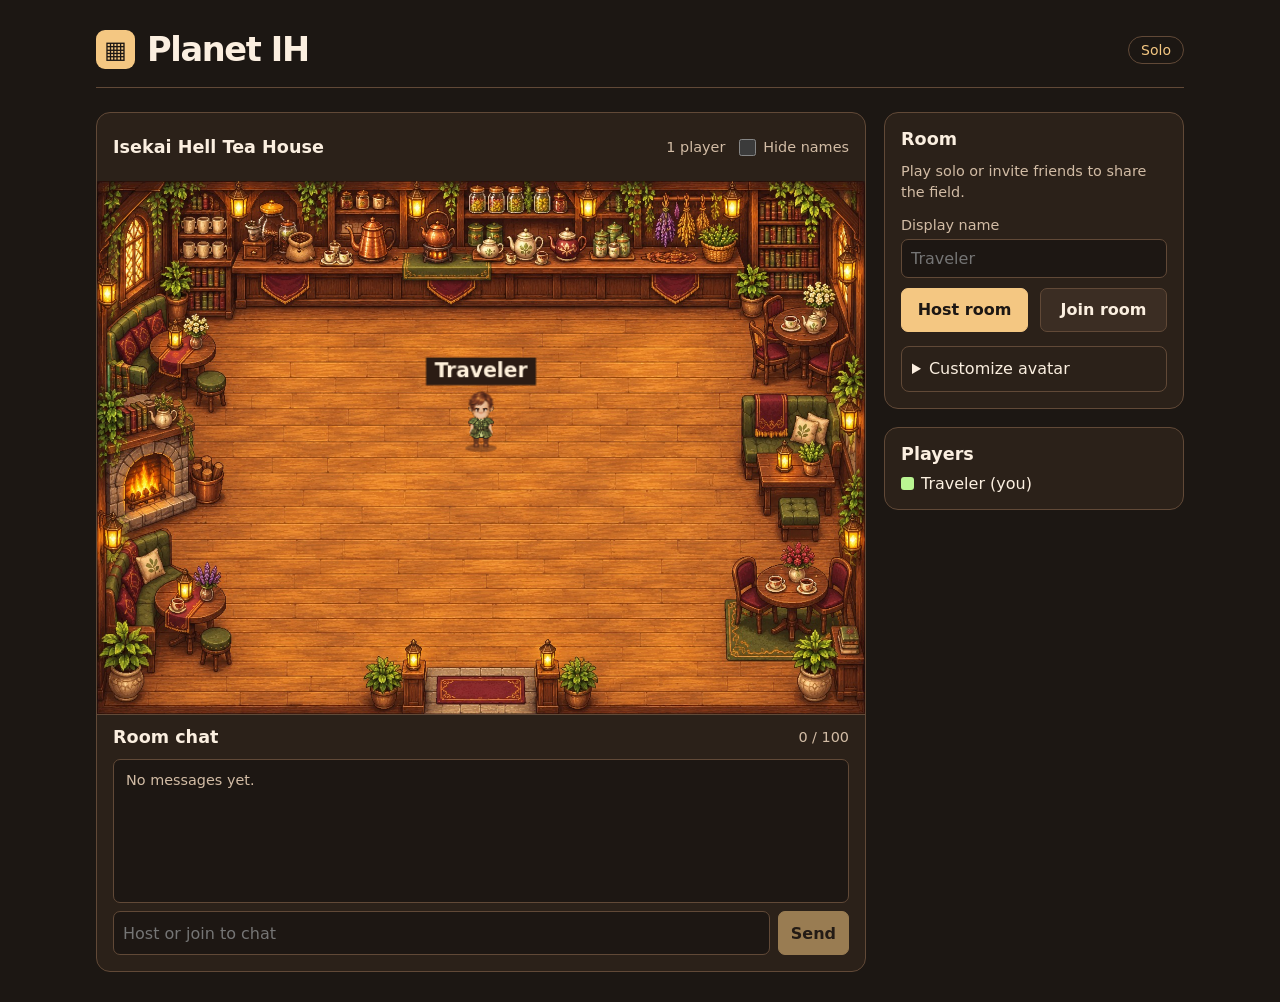
<file: index.html>
<!doctype html>
<html lang="en">
<head>
  <meta charset="utf-8">
  <meta name="viewport" content="width=device-width, initial-scale=1">
  <meta name="theme-color" content="#1c1713">
  <meta name="description" content="Meet friends in the Isekai Hell tea house.">
  <title>Planet IH</title>
  <link rel="preload" href="./assets/avatar-atlas.png?v=14" as="image">
  <link rel="stylesheet" href="./style.css?v=10">
  <script type="module" src="./game.js?v=16"></script>
</head>
<body>
  <main>
    <header class="masthead">
      <div class="brand"><span class="mark" aria-hidden="true">▦</span><h1>Planet IH</h1></div>
      <p id="mode" class="pill">Solo</p>
    </header>
    <div class="layout">
      <section class="panel room-panel" aria-labelledby="room-title">
        <h2 id="room-title">Room</h2>
        <p id="status" role="status">Play solo or invite friends to share the field.</p>
        <div id="room-name">
          <label for="name">Display name</label>
          <input id="name" maxlength="18" autocomplete="off" placeholder="Traveler">
        </div>
        <div id="choices" class="actions">
          <button id="host" class="primary">Host room</button>
          <button id="join">Join room</button>
        </div>
        <details id="avatar-editor">
          <summary>Customize avatar</summary>
          <canvas id="avatar-preview" width="520" height="480" aria-label="Front view of your avatar"></canvas>
          <div class="preview-angles" role="group" aria-label="Avatar preview angle">
            <button type="button" data-angle="south" aria-pressed="true">Front</button>
            <button type="button" data-angle="west" aria-pressed="false">Left</button>
            <button type="button" data-angle="east" aria-pressed="false">Right</button>
            <button type="button" data-angle="north" aria-pressed="false">Back</button>
          </div>
          <p><a href="./avatar-studio.html" target="_blank" rel="noopener">Open alignment editor</a></p>
          <div id="avatar-fields"></div>
        </details>
        <div id="hosting" hidden>
          <div class="host-ambience">
            <div><label for="backdrop">Room background</label><select id="backdrop"></select></div>
            <div><label for="track">Room music</label><select id="track"></select></div>
          </div>
          <button id="invite" class="primary wide">Create invite</button>
          <div id="offer" hidden>
            <label for="invite-code">Send this link to one friend</label>
            <textarea id="invite-code" rows="2" readonly spellcheck="false"></textarea>
            <button id="copy-invite">Copy invite link</button>
            <button id="discord-invite">Copy Discord invite code</button>
            <textarea id="discord-invite-fallback" aria-label="Discord invite code to copy" rows="2" readonly spellcheck="false" hidden></textarea>
            <label for="reply-in">Paste your friend’s reply code</label>
            <textarea id="reply-in" rows="2" autocomplete="off" spellcheck="false"></textarea>
            <button id="accept" class="primary wide">Connect guest</button>
            <button id="cancel-invite" class="wide">Cancel invite</button>
          </div>
        </div>
        <div id="joining" hidden>
          <div id="browser-transfer" hidden>
            <p>Opened from Discord or another app? Copy the invite link and paste it into Safari, Chrome, or your usual browser before generating a reply.</p>
            <button id="copy-browser-invite" class="wide">Copy invite for browser</button>
            <textarea id="browser-invite-fallback" aria-label="Invite link to copy" rows="2" readonly spellcheck="false" hidden></textarea>
          </div>
          <div id="offer-entry">
            <label for="offer-in">Paste the host’s invite link or code</label>
            <textarea id="offer-in" rows="2" autocomplete="off" spellcheck="false"></textarea>
          </div>
          <button id="reply" class="primary wide">Generate reply</button>
          <div id="answer" hidden>
            <label for="reply-code">Send this reply code to the host</label>
            <textarea id="reply-code" rows="2" readonly spellcheck="false"></textarea>
            <button id="share-reply" class="primary wide" hidden>Share reply</button>
            <button id="copy-reply" class="primary wide">Copy reply code</button>
            <button id="discord-reply" class="wide">Copy Discord reply</button>
          </div>
        </div>
        <button id="leave" class="wide" hidden>Leave room</button>
        <div class="audio-options" role="group" aria-label="Personal audio" hidden>
          <p id="room-track"></p>
          <label class="audio-toggle"><input id="music-enabled" type="checkbox"> Play music</label>
          <label class="audio-toggle"><input id="sfx-enabled" type="checkbox" checked> Chat sound</label>
        </div>
      </section>
      <section class="play" aria-labelledby="field-title">
        <div class="bar field-bar">
          <h2 id="field-title">Isekai Hell Tea House</h2>
          <div class="field-options">
            <span id="count">1 player</span>
            <label class="name-toggle"><input id="hide-names" type="checkbox"> Hide names</label>
          </div>
        </div>
        <canvas id="field" width="720" height="500" aria-label="Tea house with player avatars. Click or tap the floor to move. Keyboard movement is available with WASD or arrow keys."></canvas>
        <section class="chat" aria-labelledby="chat-title">
          <div class="bar chat-heading"><h2 id="chat-title">Room chat</h2><span id="chat-count">0 / 100</span></div>
          <div id="chat-history" role="log" aria-labelledby="chat-title" tabindex="0">
            <p id="chat-empty">No messages yet.</p>
            <ol id="chat-log"></ol>
            <div id="chat-end" aria-hidden="true"></div>
          </div>
          <form id="chat-form">
            <input id="message" aria-label="Chat message" aria-describedby="chat-count" autocomplete="off" placeholder="Host or join to chat" disabled>
            <button id="send-chat" class="primary" disabled>Send</button>
          </form>
          <p id="chat-status" role="status" hidden></p>
          <p id="mute-notice" hidden><span id="mute-reason" role="status"></span> <span id="mute-countdown"></span></p>
        </section>
      </section>
      <section class="panel roster-panel" aria-labelledby="players-title">
        <h2 id="players-title">Players</h2>
        <ul id="players"></ul>
      </section>
    </div>
    <button id="chat-notice" type="button" hidden></button>
    <dialog id="mute-dialog" aria-labelledby="mute-title">
      <h2 id="mute-title">Mute player</h2>
      <form id="mute-form">
        <div class="timeout-fields">
          <div><label for="mute-time">Duration</label><input id="mute-time" type="number" inputmode="numeric" min="1" step="1" required></div>
          <div><label for="mute-unit">Unit</label><select id="mute-unit"><option value="60">Minutes</option><option value="1">Seconds</option><option value="3600">Hours</option></select></div>
        </div>
        <div class="actions"><button id="cancel-mute" type="button">Cancel</button><button class="primary">Mute chat</button></div>
      </form>
    </dialog>
  </main>
</body>
</html>
</file>
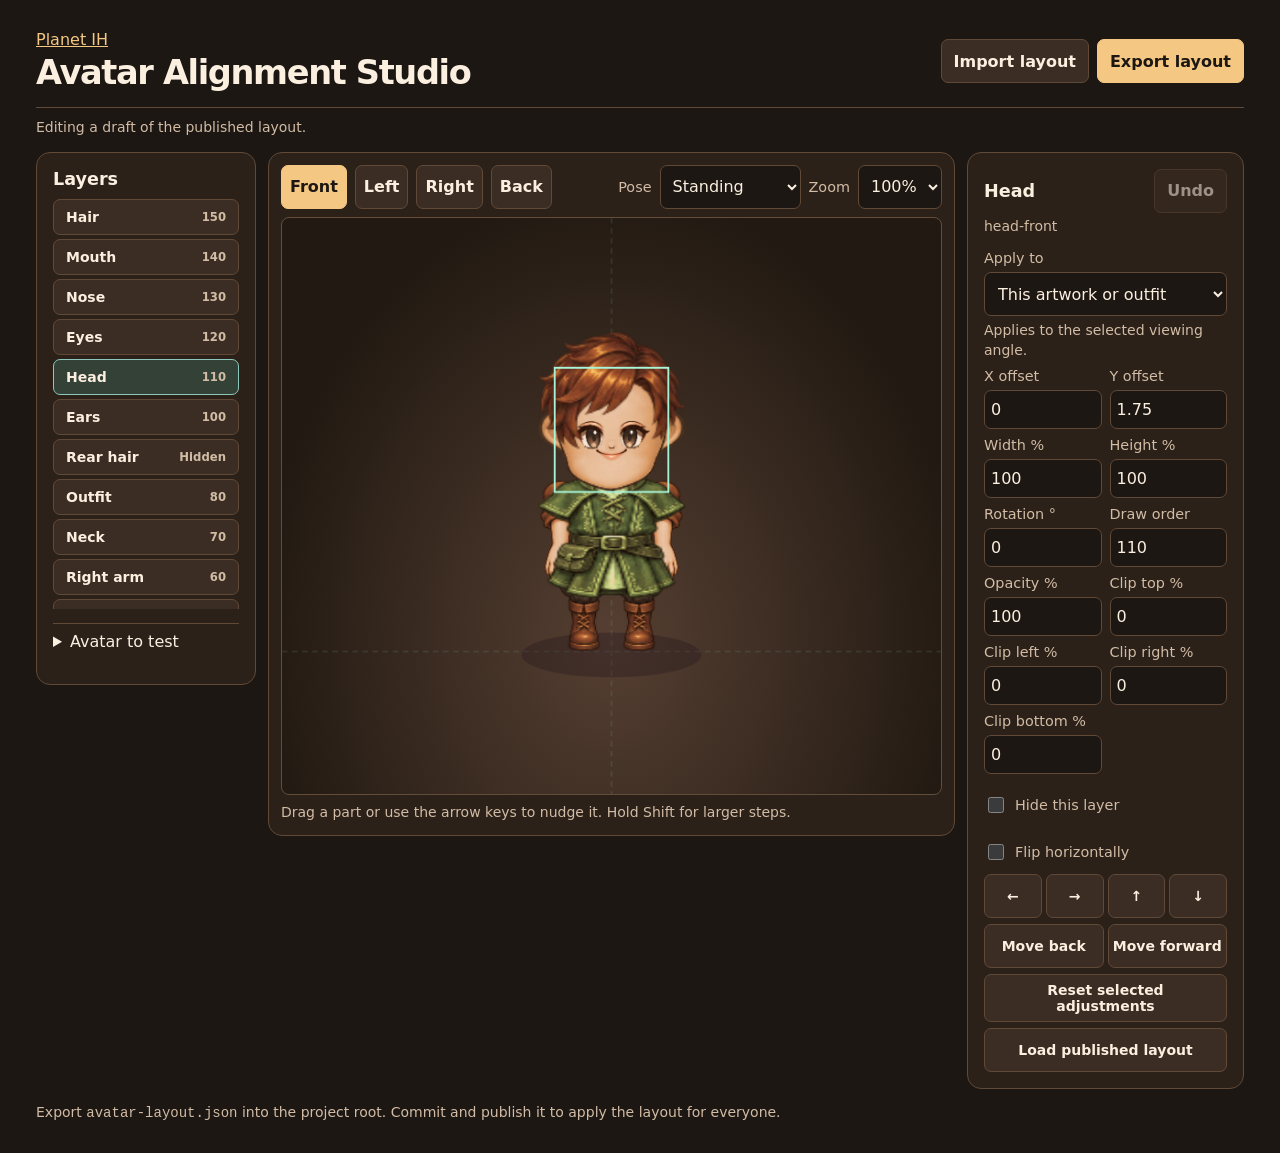
<file: avatar-studio.html>
<!doctype html>
<html lang="en">
<head>
  <meta charset="utf-8">
  <meta name="viewport" content="width=device-width, initial-scale=1">
  <meta name="theme-color" content="#1c1713">
  <title>Avatar Alignment Studio · Planet IH</title>
  <link rel="preload" href="./assets/avatar-atlas.png?v=14" as="image">
  <link rel="stylesheet" href="./style.css?v=10">
  <link rel="stylesheet" href="./avatar-studio.css?v=14">
  <script type="module" src="./avatar-studio.js?v=14"></script>
</head>
<body>
  <main class="studio">
    <header class="studio-header">
      <div><a href="./">Planet IH</a><h1>Avatar Alignment Studio</h1></div>
      <div class="studio-actions">
        <input id="import-file" type="file" accept=".json,application/json" hidden>
        <button id="import" type="button" disabled>Import layout</button>
        <button id="export" class="primary" type="button" disabled>Export layout</button>
      </div>
    </header>
    <p id="studio-status" role="status">Loading the published layout…</p>
    <div class="studio-grid">
      <section class="panel studio-stage" aria-label="Avatar preview">
        <div class="stage-tools">
          <div id="studio-angles" role="group" aria-label="Preview angle">
            <button type="button" data-angle="south" aria-pressed="true">Front</button>
            <button type="button" data-angle="west" aria-pressed="false">Left</button>
            <button type="button" data-angle="east" aria-pressed="false">Right</button>
            <button type="button" data-angle="north" aria-pressed="false">Back</button>
          </div>
          <div class="stage-options">
            <label for="studio-pose">Pose</label>
            <select id="studio-pose"><option value="0">Standing</option><option value="1">Step forward</option><option value="-1">Step back</option><option value="2">Long step</option></select>
            <label for="studio-zoom">Zoom</label>
            <select id="studio-zoom"><option value="0.5">50%</option><option value="0.75">75%</option><option value="1" selected>100%</option><option value="1.25">125%</option><option value="1.5">150%</option></select>
          </div>
        </div>
        <canvas id="studio-canvas" width="720" height="630" tabindex="0" aria-label="Avatar alignment canvas" aria-describedby="canvas-help"></canvas>
        <p id="canvas-help">Drag a part or use the arrow keys to nudge it. Hold Shift for larger steps.</p>
      </section>
      <section class="panel studio-layers" aria-labelledby="layer-title">
        <h2 id="layer-title">Layers</h2>
        <ul id="layer-list" aria-label="Layers from front to back"></ul>
        <details class="studio-look">
          <summary>Avatar to test</summary>
          <div id="studio-avatar-fields"></div>
        </details>
      </section>
      <section class="panel studio-inspector" aria-labelledby="part-title">
        <div class="inspector-title"><h2 id="part-title">Head</h2><button id="undo" type="button" disabled>Undo</button></div>
        <p id="part-art"></p>
        <label for="edit-scope">Apply to</label>
        <select id="edit-scope"><option value="art">This artwork or outfit</option><option value="angle">Every version of this part</option><option value="body">This artwork and body size</option></select>
        <p id="scope-note"></p>
        <div id="part-fields"></div>
        <label class="studio-toggle"><input id="part-hidden" type="checkbox"> Hide this layer</label>
        <label class="studio-toggle"><input id="part-flip" type="checkbox"> Flip horizontally</label>
        <div class="studio-button-row" aria-label="Nudge selected part">
          <button type="button" data-nudge="-1,0" aria-label="Nudge left">←</button>
          <button type="button" data-nudge="1,0" aria-label="Nudge right">→</button>
          <button type="button" data-nudge="0,-1" aria-label="Nudge up">↑</button>
          <button type="button" data-nudge="0,1" aria-label="Nudge down">↓</button>
        </div>
        <div class="studio-button-row">
          <button id="send-back" type="button">Move back</button><button id="bring-forward" type="button">Move forward</button>
        </div>
        <button id="reset-part" class="wide" type="button">Reset selected adjustments</button>
        <button id="published" class="wide" type="button" disabled>Load published layout</button>
      </section>
    </div>
    <footer class="studio-footer">Export <code>avatar-layout.json</code> into the project root. Commit and publish it to apply the layout for everyone.</footer>
  </main>
</body>
</html>
</file>
<file: style.css>
:root {
  color-scheme: dark;
  font-family: system-ui, sans-serif;
  color: #fbefe0;
  background: #1c1713;
  --muted: #d2bca5;
  --edge: #614937;
  --accent: #f4c782;
  --panel: #2b2119;
  --inset: #1d1713;
}
* { box-sizing: border-box; }
[hidden] { display: none !important; }
body { margin: 0; }
main { max-width: 1160px; margin: auto; padding: 30px clamp(12px, 4vw, 36px); }
.masthead, .brand, .bar, .actions { display: flex; align-items: center; gap: 12px; }
.masthead, .bar { justify-content: space-between; }
.masthead { border-bottom: 1px solid var(--edge); padding-bottom: 18px; margin-bottom: 24px; }
.mark { display: grid; place-items: center; width: 39px; height: 39px; border-radius: 9px; color: var(--inset); background: var(--accent); font-size: 1.5rem; }
h1, h2, p { margin: 0; }
h1 { font-size: clamp(1.5rem, 4vw, 2.1rem); letter-spacing: -.04em; }
h2 { font-size: 1.1rem; }
.pill { border: 1px solid var(--edge); border-radius: 99px; padding: 5px 12px; color: var(--accent); font-size: .875rem; white-space: nowrap; }
.layout { display: grid; grid-template-columns: minmax(0, 1fr) 300px; grid-template-rows: auto 1fr; gap: 18px; align-items: start; }
.play { grid-area: 1 / 1 / span 2 / 2; }
.room-panel { grid-area: 1 / 2; }
.roster-panel { grid-area: 2 / 2; }
.play, .panel { background: var(--panel); border: 1px solid var(--edge); border-radius: 14px; overflow: hidden; }
.bar { padding: 12px 16px; }
.bar span, #status, #chat-empty, #chat-status, #room-track { color: var(--muted); font-size: .9rem; }
.bar span { white-space: nowrap; }
.field-bar { flex-wrap: wrap; gap: 4px 16px; }
.field-options { display: flex; flex-wrap: wrap; align-items: center; gap: 4px 14px; }
#field { width: 100%; height: auto; display: block; background: #79502f url('./assets/tea-house.jpg') center / 100% 100% no-repeat; cursor: crosshair; touch-action: manipulation; }
#field[data-backdrop="moonlit"] { background-color: #3d345d; background-image: url('./assets/moonlit-tea-house.jpg'); }
.panel { padding: 16px; min-width: 0; }
label { display: block; margin: 14px 0 6px; color: var(--muted); font-size: .9rem; }
input, textarea, select { width: 100%; min-width: 0; border: 1px solid var(--edge); border-radius: 7px; background: var(--inset); color: inherit; padding: 9px; font: inherit; }
select { min-height: 44px; }
.name-toggle, .audio-toggle { display: inline-flex; align-items: center; gap: 7px; min-height: 44px; margin: 0; cursor: pointer; white-space: nowrap; }
.name-toggle input, .audio-toggle input { width: 17px; height: 17px; margin: 0; accent-color: var(--accent); }
.audio-options { border-top: 1px solid var(--edge); margin-top: 14px; padding-top: 10px; }
.audio-toggle + .audio-toggle { margin-inline-start: 10px; }
textarea { display: block; resize: vertical; overflow-wrap: anywhere; }
button { min-height: 44px; border: 1px solid var(--edge); border-radius: 7px; background: #3b2d23; color: inherit; padding: 7px 12px; font: inherit; font-weight: 650; cursor: pointer; }
button:hover { border-color: var(--accent); }
button:disabled { opacity: .55; cursor: default; }
:focus-visible { outline: 2px solid var(--accent); outline-offset: 2px; }
.primary { background: var(--accent); color: var(--inset); border-color: var(--accent); }
.primary:hover { background: #ffdfa8; }
.actions, #hosting button, #joining button, #leave { margin-top: 10px; }
.actions button { flex: 1; }
.wide { width: 100%; }
#status { margin-top: 12px; line-height: 1.45; }
#players { padding: 0; margin: 10px 0 0; list-style: none; display: grid; gap: 8px; }
#players li { display: flex; align-items: center; gap: 7px; overflow-wrap: anywhere; }
.player-name { min-width: 0; flex: 1; }
.moderation { display: flex; gap: 5px; flex: 0 0 auto; }
.moderation button { padding-inline: 8px; }
.kick { color: #ffb5a6; }
.swatch { width: 13px; height: 13px; border-radius: 3px; flex: 0 0 auto; }
.chat { padding: 0 16px 16px; border-top: 1px solid var(--edge); }
.chat-heading { padding-inline: 0; }
#chat-history { padding: 12px; overflow-y: auto; overflow-wrap: anywhere; block-size: 9rem; scrollbar-gutter: stable; background: var(--inset); border: 1px solid var(--edge); border-radius: 7px; }
#chat-log { list-style: none; display: grid; gap: 7px; padding: 0; margin: 0; }
#chat-log strong { margin-inline-end: .5em; }
#chat-end { height: 1px; }
#chat-form { display: flex; gap: 8px; margin-top: 8px; }
#chat-status { margin-top: 8px; }
#mute-notice { margin-top: 8px; color: #ffbea9; font-size: .9rem; }
#avatar-editor { margin-top: 14px; border: 1px solid var(--edge); border-radius: 8px; padding: 0 10px 10px; }
#avatar-editor summary { min-height: 44px; padding: 10px 0; line-height: 24px; cursor: pointer; }
#avatar-editor:not([open]) { padding-bottom: 0; }
#avatar-preview { display: block; width: 100%; height: auto; background: radial-gradient(ellipse at 50% 90%, #735447, #33261f 72%); border-radius: 6px; }
.preview-angles { display: grid; grid-template-columns: repeat(4, minmax(0, 1fr)); gap: 4px; margin-top: 6px; }
.preview-angles button { padding-inline: 2px; font-size: .875rem; }
.preview-angles button[aria-pressed="true"] { background: var(--accent); border-color: var(--accent); color: var(--inset); }
#avatar-fields, .timeout-fields { display: grid; grid-template-columns: repeat(2, minmax(0, 1fr)); column-gap: 8px; }
#avatar-fields select { padding-inline: 4px; font-size: .9rem; }
#mute-dialog { width: min(340px, calc(100% - 24px)); padding: 16px; color: inherit; background: var(--panel); border: 1px solid var(--edge); border-radius: 14px; }
#mute-dialog::backdrop { background: #120b09bb; }
#chat-notice { position: fixed; z-index: 1; inset: auto max(14px, env(safe-area-inset-right)) max(14px, env(safe-area-inset-bottom)) auto; background: var(--accent); color: var(--inset); border-color: var(--accent); box-shadow: 0 3px 15px #0008; }
@media (max-width: 760px) {
  main { padding-top: 14px; }
  .masthead { padding-bottom: 12px; margin-bottom: 12px; }
  .layout { grid-template-columns: minmax(0, 1fr); grid-template-rows: none; }
  .layout > * { grid-area: auto; }
}
</file>
<file: avatar-studio.css>
:root { --studio-guide: #8cc7bb; }
.studio { max-width: 1500px; }
.studio a { color: var(--accent); }
.studio-header, .studio-actions, .inspector-title, .stage-tools, .stage-options, #studio-angles { display: flex; align-items: center; gap: 8px; flex-wrap: wrap; }
.studio-header { justify-content: space-between; border-bottom: 1px solid var(--edge); padding-bottom: 15px; }
.studio-header h1 { margin-top: 4px; }
#studio-status, #part-art, #scope-note, #canvas-help, .studio-footer { color: var(--muted); font-size: .875rem; line-height: 1.4; }
#studio-status { margin: 10px 0 14px; min-height: 1.3em; }
.studio-grid { display: grid; grid-template-columns: minmax(190px, 220px) minmax(0, 1fr) minmax(236px, 277px); gap: 12px; align-items: start; }
.studio-stage { grid-column: 2; grid-row: 1; display: grid; padding: 12px; gap: 8px; }
.studio-layers { grid-column: 1; grid-row: 1; }
.studio-inspector { grid-column: 3; grid-row: 1; }
.stage-tools { justify-content: space-between; }
.stage-tools button, .stage-tools select { width: auto; padding-inline: 8px; }
.stage-options label { margin: 0; }
#studio-angles button[aria-pressed="true"] { color: var(--inset); background: var(--accent); border-color: var(--accent); }
#studio-canvas { display: block; width: min(100%, 76vh); height: auto; justify-self: center; touch-action: none; cursor: crosshair; border: 1px solid #624d3a; border-radius: 8px; background: radial-gradient(ellipse at 50% 73%, #563f32, #211912 76%); }
#layer-list { display: grid; gap: 4px; margin: 10px 0 14px; padding: 0; list-style: none; max-height: 410px; overflow-y: auto; }
#layer-list button { display: flex; width: 100%; min-height: 36px; align-items: center; gap: 6px; justify-content: space-between; font-size: .875rem; text-align: left; }
#layer-list button[aria-pressed="true"] { border-color: var(--studio-guide); background: #344137; }
#layer-list small { color: var(--muted); }
.studio-look { border-top: 1px solid var(--edge); padding-top: 8px; }
.studio-look summary { min-height: 36px; cursor: pointer; }
#studio-avatar-fields label { margin-top: 7px; }
.inspector-title { justify-content: space-between; }
#part-art { margin-top: 4px; }
#scope-note { margin-top: 5px; }
#part-fields { display: grid; grid-template-columns: repeat(2, minmax(0, 1fr)); gap: 0 8px; }
#part-fields label { margin-top: 8px; }
#part-fields input { padding-inline: 6px; }
.studio-toggle { display: flex; align-items: center; gap: 8px; min-height: 33px; }
.studio-toggle input { width: 16px; height: 16px; }
.studio-button-row { display: flex; gap: 4px; margin-top: 6px; }
.studio-button-row button { flex: 1; padding-inline: 4px; font-size: .875rem; }
.studio-inspector > button { margin-top: 6px; font-size: .875rem; }
.studio-footer { margin-top: 14px; }
@media (max-width: 1000px) {
  .studio-grid { grid-template-columns: minmax(150px, .7fr) minmax(210px, 1fr); }
  .studio-stage { grid-column: 1 / -1; grid-row: 1; }
  .studio-layers { grid-column: 1; grid-row: 2; }
  .studio-inspector { grid-column: 2; grid-row: 2; }
}
@media (max-width: 480px) {
  .studio { padding-inline: 9px; }
  .studio-grid { grid-template-columns: 1fr; }
  .studio-grid > * { grid-area: auto; }
  #layer-list { grid-template-columns: repeat(2, minmax(0, 1fr)); max-height: 150px; }
}
</file>
